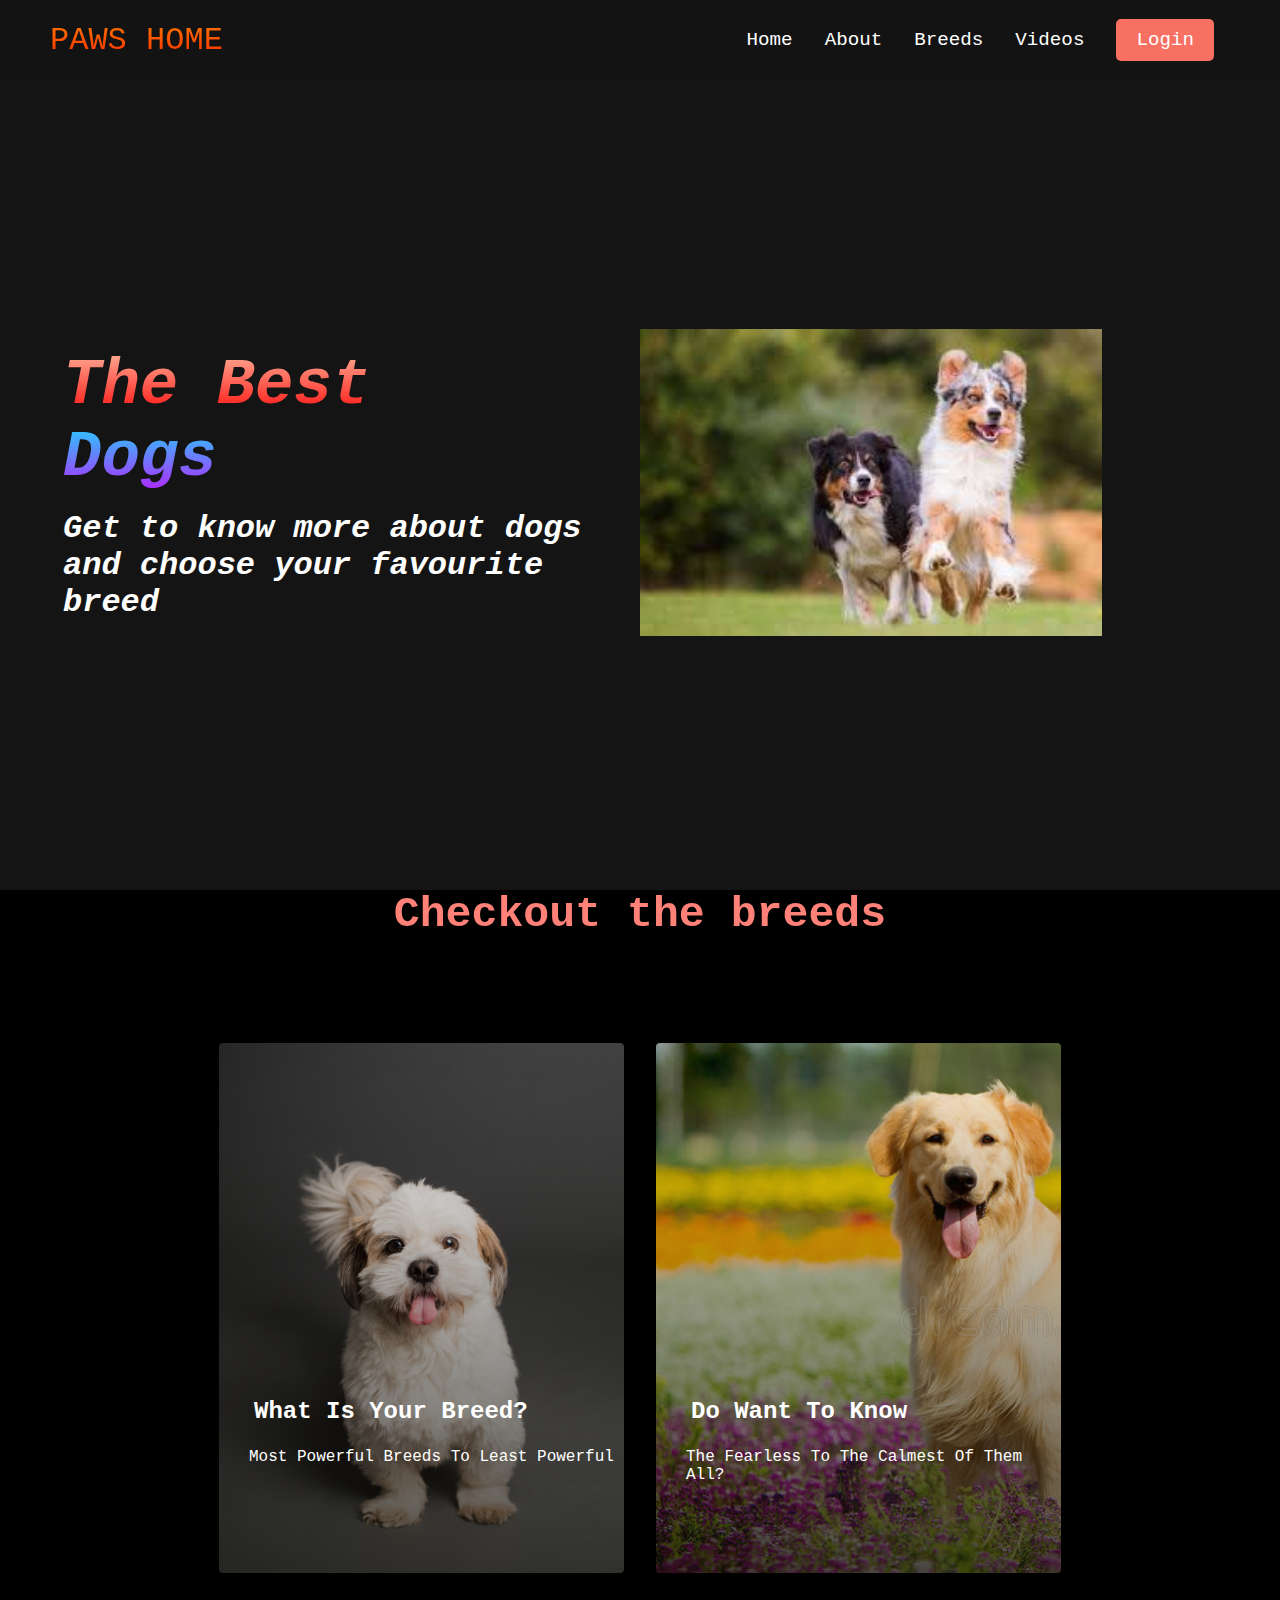
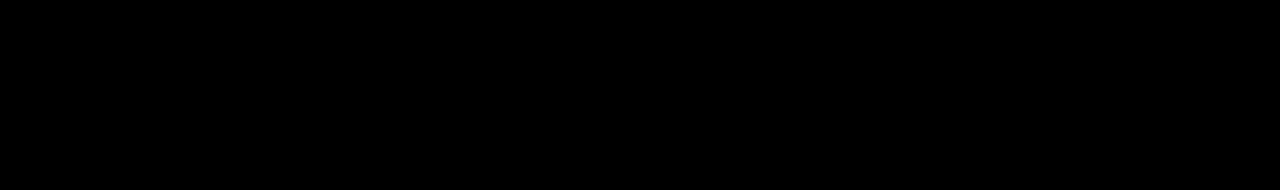
<file: index.html>
<!DOCTYPE html>
<html lang="en">
<head>
    <meta charset="UTF-8">
    <meta http-equiv="X-UA-Compatible" content="IE=edge">
    <meta name="viewport" content="width=device-width, initial-scale=1.0">
    <title>Paws Home</title>
    <link rel="stylesheet" href="styles.css">
    <link rel="preconnect" href="https://fonts.googleapis.com">
<link rel="preconnect" href="https://fonts.gstatic.com" crossorigin>
<link href="https://fonts.googleapis.com/css2?
family=Kumbh+Sans:wght@400;600&display=swap" rel="stylesheet">
</head>
<body>
    
   <nav class="navbar">
    <div class="navbar__container">
        <a href="/" id="navbar__logo">PAWS HOME</a>
        <div class="navbar__toggle" id="mobile-mobile">
            <span class="bar"></span>
            <span class="bar"></span>
            <span class="bar"></span>
            <span class="bar"></span>
        </div>
        <ul class="navbar__menu">
            <li class="navbar__item">
                <a href="index.html" class="navbar__links">Home</a>
            </li>

            <li class="navbar__item">
                <a href="paws.html" class="navbar__links">About</a>
            </li>

            <li class="navbar__item">
                <a href="breedtypes.html" class="navbar__links">Breeds</a>
            </li>   

            <li class="navbar__item">
                <a href="videos.html" class="navbar__links">Videos</a>
            </li>   

            <li class="navbar__btn">
                <a href="Login.html" class="button">Login</a>
            </li>   
        </ul>
    </div>
   </nav>
   <div class="main">
    <div class="main__container">
        <div class="main__content">
            <h1><i>The Best</i></h1>
            <h2><i>Dogs</i></h2>
            <p><i>Get to know more about dogs and choose your favourite breed</i></p>
            </a>
        </div>
        <div class="main__image--container">
            <img src="images-6.jpeg" width="480px" height="302px" alt="pic" id="main__img">
        </div>
    </div>
   </div>
   <div class="services">
    <h1>Checkout the breeds </h1>
    <div class="services__container">
        <div class="services__card">
            <h2>What Is Your Breed?</h2>
            <p>Most Powerful Breeds To Least Powerful</p>
           
        </div>
        <div class="services__card">
            <h2>Do Want To Know</h2>
            <p>The Fearless To The Calmest Of Them All?</p>
            
        </div>
    </div>

   </div>

   <script src="site.js"></script>
</body>
</html>
</file>
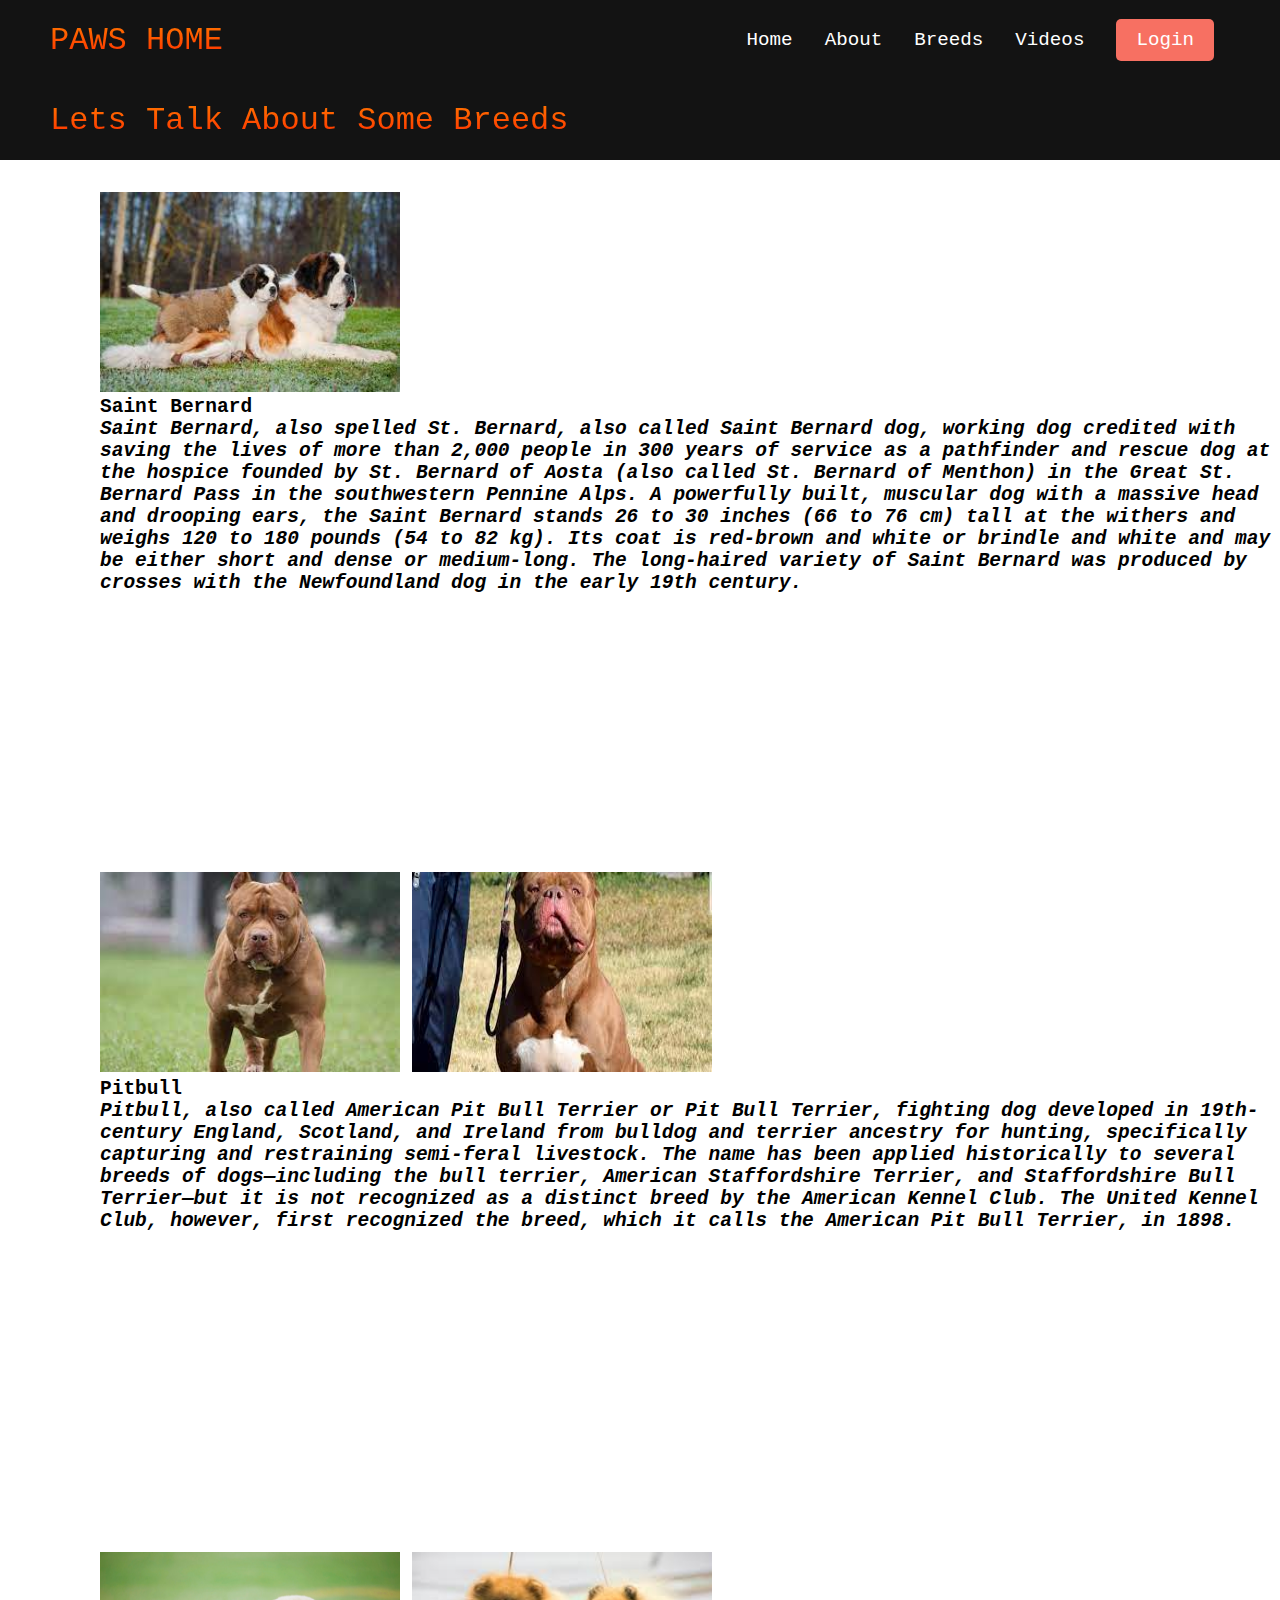
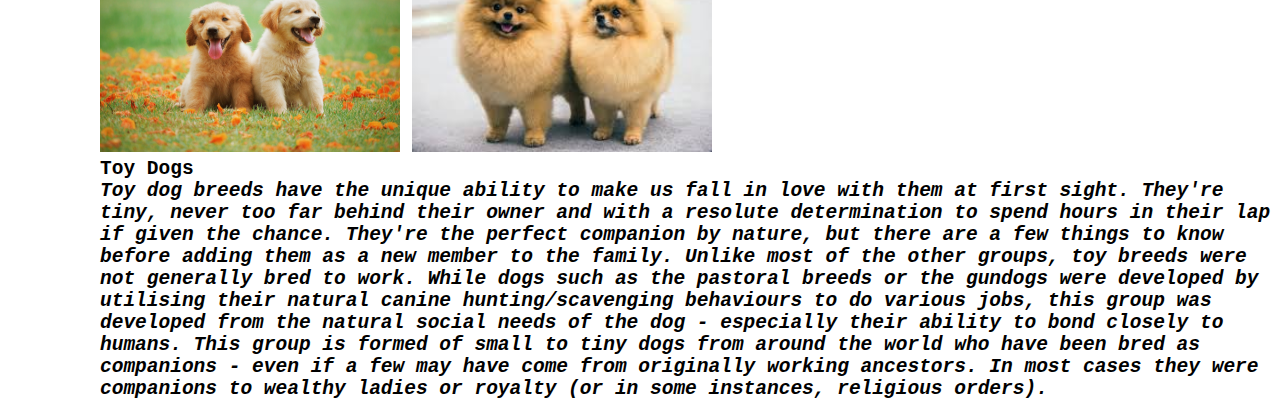
<file: breedtypes.html>
<!DOCTYPE html>
<html lang="en">
<head>
    <meta charset="UTF-8">
    <title>Breed Types</title>
    <link rel="stylesheet" href="styles.css">
    <link rel="preconnect" href="https://fonts.googleapis.com">
<link rel="preconnect" href="https://fonts.gstatic.com" crossorigin>
<link href="https://fonts.googleapis.com/css2?
family=Kumbh+Sans:wght@400;600&display=swap" rel="stylesheet">
</head>
<body>

    <nav class="navbar">
        <div class="navbar__container">
            <a href="/" id="navbar__logo">PAWS HOME</a>
            <div class="navbar__toggle" id="mobile-mobile">
                <span class="bar"></span>
                <span class="bar"></span>
                <span class="bar"></span>
                <span class="bar"></span>
                <span class="bar"></span>
            </div>
            <ul class="navbar__menu">
                <li class="navbar__item">
                    <a href="index.html" class="navbar__links">Home</a>
                </li>
    
                <li class="navbar__item">
                    <a href="paws.html" class="navbar__links">About</a>
                </li>
    
                <li class="navbar__item">
                    <a href="breedtypes.html" class="navbar__links">Breeds</a>
                </li>
                
                <li class="navbar__item">
                    <a href="videos.html" class="navbar__links">Videos</a>
                </li>  

                <li class="navbar__btn">
                    <a href="Login.html" class="button">Login</a>
                </li>   
            </ul>
        </div>
       </nav>

    <nav class="navbar">
        <div class="navbar__container">
            <a href="/" id="navbar__logo">Lets Talk About Some Breeds</a>
        </div>
       </nav>

  <div class="bernard">   
    <img src="images-10.jpeg" width="300px" height="200px">
    <h2>
        <p>
            <b>Saint Bernard</b>
        </p>
        <p><i>Saint Bernard, also spelled St. Bernard,
             also called Saint Bernard dog, 
            working dog credited with saving the lives of
             more than 2,000 people in 300 years 
            of service as a pathfinder and rescue 
            dog at the hospice founded by 
            St. Bernard of Aosta (also called St. Bernard of Menthon) 
            in the Great St. Bernard Pass in the southwestern Pennine Alps.
            A powerfully built, muscular dog with a massive head and drooping ears, 
            the Saint Bernard stands 26 to 30 inches
            (66 to 76 cm) tall at the withers and weighs 
            120 to 180 pounds (54 to 82 kg).
             Its coat is red-brown and white or brindle and white and may be 
             either short and dense or medium-long.
             The long-haired variety of Saint Bernard was produced by crosses
              with the Newfoundland dog in the early 19th century.
        </p></i> 
       
    </h2> 
  </div>  
</div>  
    <div class="wick">
        <h2>
            <img src="images-12.jpeg" width="300px" height="200px">
            <img src="images-13.jpeg" width="300px" height="200px">
            <p><b>Pitbull</b></p>
            <p><i>
                Pitbull, also called American Pit Bull Terrier or Pit Bull Terrier,
                 fighting dog developed in 19th-century England, Scotland, and Ireland from bulldog and 
                 terrier ancestry for hunting, specifically capturing and restraining semi-feral livestock. 
                 The name has been applied historically to several breeds of dogs—including the bull terrier, 
                 American Staffordshire Terrier, and Staffordshire Bull Terrier—but it is not recognized as a distinct 
                 breed by the American Kennel Club. The United Kennel Club, however, first recognized the breed, 
                 which it calls the American Pit Bull Terrier, in 1898. 
                </i>
            </p>

        </h2>
    </div> 

    <div class="cage">
        <h2>
            <img src="ns8230-image.jpg" width="300px" height="200px">
            <img src="images-3.jpeg" width="300px" height="200px">
            <p><b>Toy Dogs</b></p>
            <p>
                <i>
                    Toy dog breeds have the unique ability to make us fall in love with them at first sight. 
                    They're tiny, never too far behind their owner and with a resolute determination 
                    to spend hours in their lap if given the chance. They're the perfect companion by nature,
                     but there are a few things to know before adding them as a new member to the family.
                     Unlike most of the other groups, toy breeds were not generally bred to work. While dogs such as the pastoral breeds or the gundogs were developed by utilising their natural canine hunting/scavenging behaviours to do various jobs, this group was developed from the natural social needs of the dog - especially their ability to bond closely to humans.
                    This group is formed of small to tiny dogs from around the world who have been bred as companions - 
                    even if a few may have come from originally working ancestors. In most cases they were companions to 
                    wealthy ladies or royalty (or in some instances, religious orders).
                </i>
            </p>
        </h2>
    </div>
   
</body>
</html>
</file>
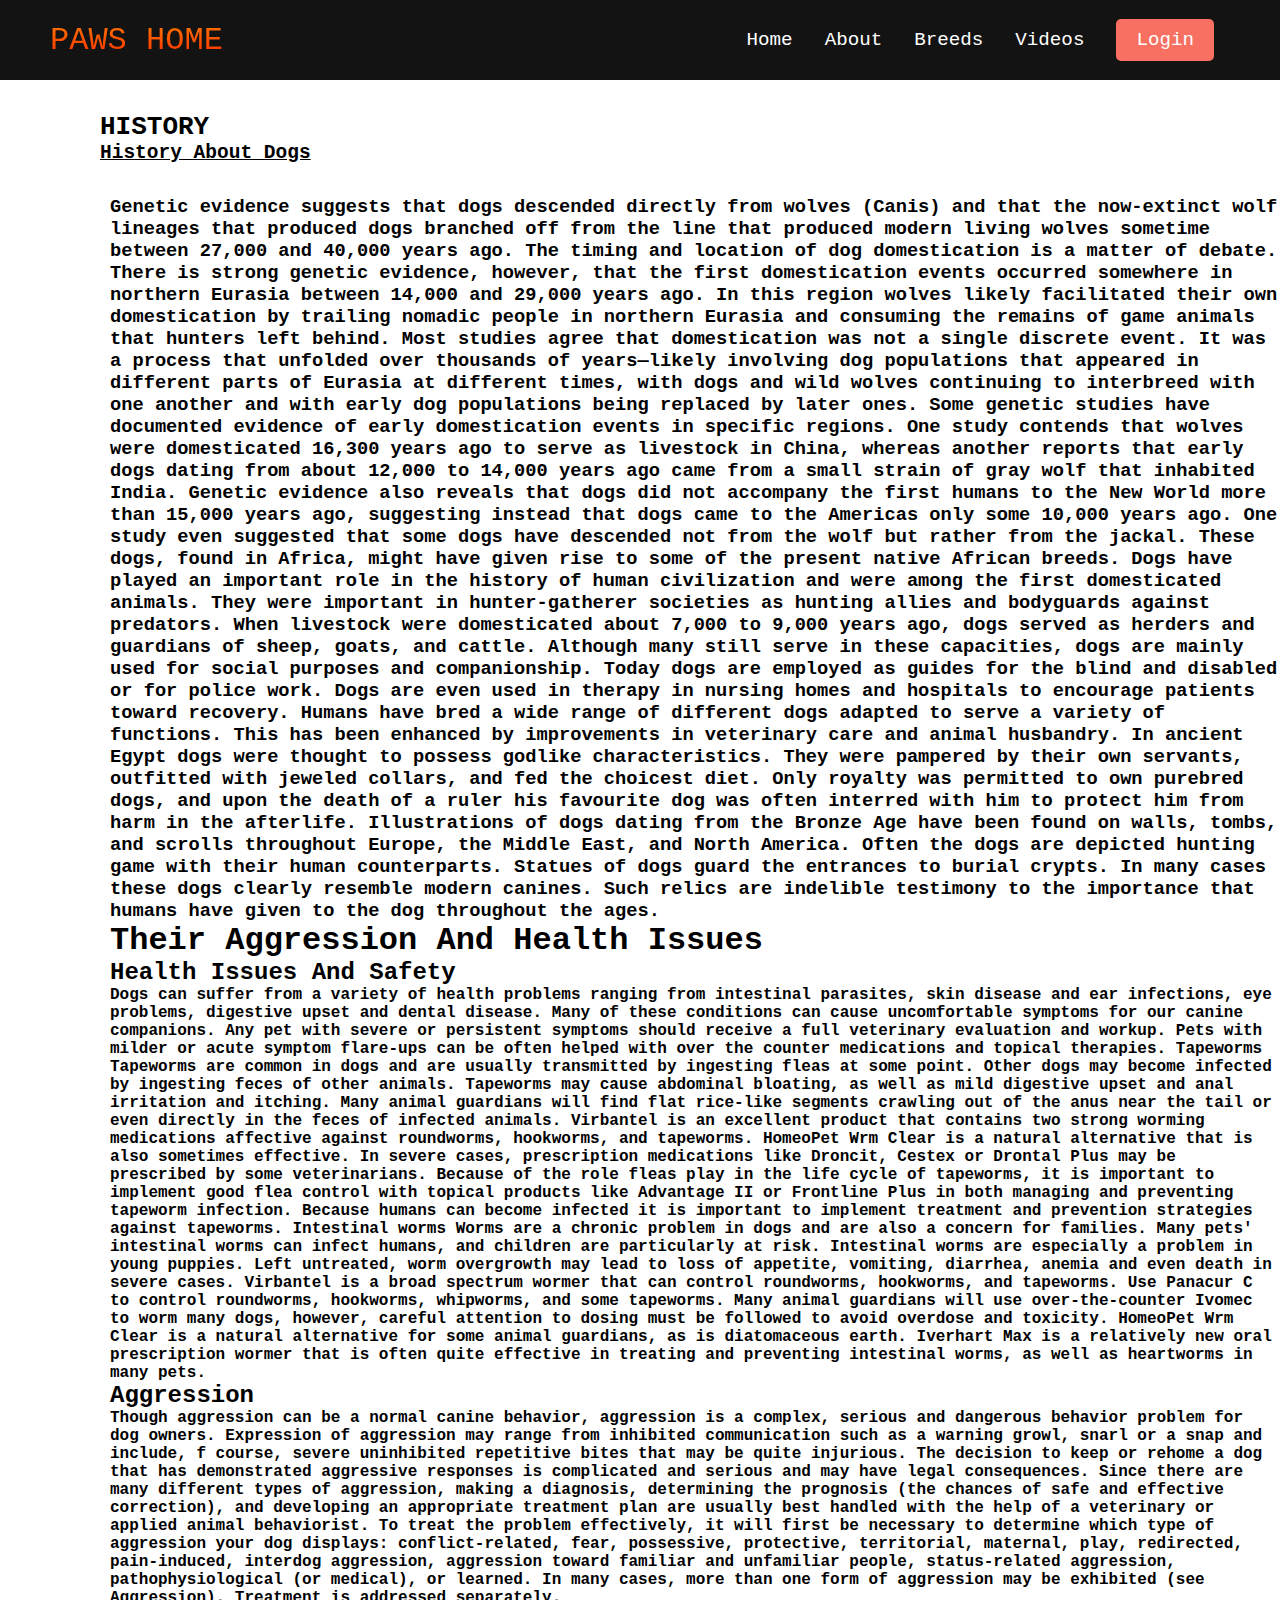
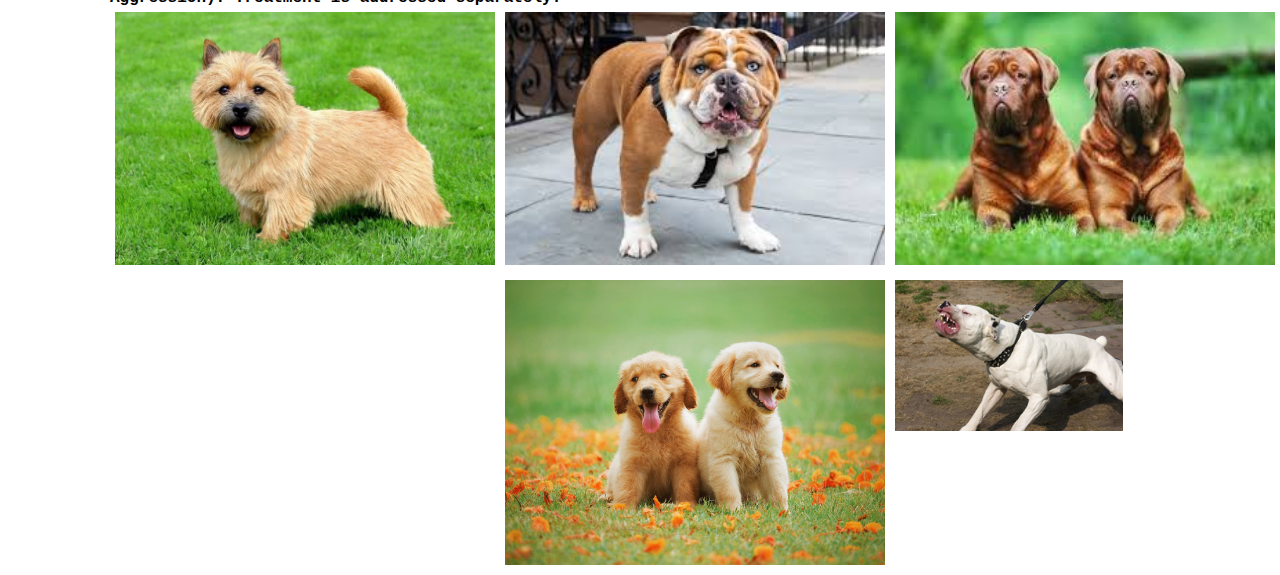
<file: paws.html>
<!DOCTYPE html>
<html lang="en">
<head>
    <meta charset="UTF-8">
    <meta http-equiv="X-UA-Compatible" content="IE=edge">
    <meta name="viewport" content="width=device-width, initial-scale=1.0">
    <title>PAWS HOME</title>
    <link rel="stylesheet" href="styles.css">
    
</head>
<body>
    <nav class="navbar">
        <div class="navbar__container">
            <a href="/" id="navbar__logo">PAWS HOME</a>
            <div class="navbar__toggle" id="mobile-mobile">
                <span class="bar"></span>
                <span class="bar"></span>
                <span class="bar"></span>
                <span class="bar"></span>
                <span class="bar"></span>
            </div>
            <ul class="navbar__menu">
                <li class="navbar__item">
                    <a href="index.html" class="navbar__links">Home</a>
                </li>
    
                <li class="navbar__item">
                    <a href="paws.html" class="navbar__links">About</a>
                </li>
    
                <li class="navbar__item">
                    <a href="breedtypes.html" class="navbar__links">Breeds</a>
                </li>   
                <li class="navbar__item">
                    <a href="videos.html" class="navbar__links">Videos</a>
                </li> 
                <li class="navbar__btn">
                    <a href="Login.html" class="button">Login</a>
                </li>  
    
            </ul>
        </div>
       </nav>

    <div class="talk">
        <h1>HISTORY</h1>
    <h2> <u>History About Dogs</u></h2>
    <div class="less">

    <h3>
        Genetic evidence suggests that dogs descended directly from wolves (Canis) and that the now-extinct wolf 
        lineages that produced dogs branched off from the line that produced modern 
        living wolves sometime between 27,000 and 40,000 years ago.
         The timing and location of dog domestication is a matter of debate. 
         There is strong genetic evidence, however, that the first domestication events 
         occurred somewhere in northern Eurasia between 14,000 and 29,000 years ago. 
         In this region wolves likely facilitated their own domestication by trailing nomadic 
         people in northern Eurasia and consuming the remains of game animals that hunters left behind.
         Most studies agree that domestication was not a single discrete event.
        It was a process that unfolded over thousands of years—likely involving dog populations 
        that appeared in different parts of Eurasia at different times, with dogs and wild wolves continuing 
        to interbreed with one another and with early dog populations being replaced by later ones.
        Some genetic studies have documented evidence of early domestication events in specific regions. 
        One study contends that wolves were domesticated 16,300 years ago to serve as livestock in China, 
        whereas another reports that early dogs dating from about 12,000 to 14,000 years ago came from a 
        small strain of gray wolf that inhabited India. Genetic evidence also reveals that dogs did not accompany 
        the first humans to the New World more than 15,000 years ago, suggesting instead that dogs came to 
        the Americas only some 10,000 years ago. One study even suggested that some dogs have descended not 
        from the wolf but rather from the jackal. These dogs, found in Africa, might have given 
        rise to some of the present native African breeds.
        Dogs have played an important role in the history of human civilization and were among the first domesticated animals. 
        They were important in hunter-gatherer societies as hunting allies and bodyguards against predators. 
        When livestock were domesticated about 7,000 to 9,000 years ago, dogs served as herders and 
        guardians of sheep, goats, and cattle. Although many still serve in these capacities, 
        dogs are mainly used for social purposes and companionship. Today dogs are employed as guides for
         the blind and disabled or for police work. Dogs are even used in therapy in nursing homes and 
         hospitals to encourage patients toward recovery. Humans have bred a wide range of different 
         dogs adapted to serve a variety of functions. This has been enhanced by improvements in 
         veterinary care and animal husbandry.
        In ancient Egypt dogs were thought to possess godlike characteristics. They were pampered by their own servants, 
        outfitted with jeweled collars, and fed the choicest diet. Only royalty was permitted to own 
        purebred dogs, and upon the death of a ruler his favourite dog was often 
        interred with him to protect him from harm in the afterlife.
        Illustrations of dogs dating from the Bronze Age have been found on walls, 
        tombs, and scrolls throughout Europe, the Middle East, and North America. 
        Often the dogs are depicted hunting game with their human counterparts. 
        Statues of dogs guard the entrances to burial crypts. 
        In many cases these dogs clearly resemble modern canines. 
        Such relics are indelible testimony to the importance that
        humans have given to the dog throughout the ages.

        <h1> Their Aggression And Health Issues</h1>
        <h2>Health Issues And Safety</h2>
        <p> <b>
            Dogs can suffer from a variety of health problems ranging from intestinal parasites, 
            skin disease and ear infections, eye problems, digestive upset and dental disease. 
            Many of these conditions can cause uncomfortable symptoms for our canine companions. 
            Any pet with severe or persistent symptoms should receive a full veterinary evaluation and workup. 
            Pets with milder or acute symptom flare-ups can be often helped with over the counter medications and topical therapies.
            Tapeworms
            Tapeworms are common in dogs and are usually transmitted by ingesting fleas at some point. 
            Other dogs may become infected by ingesting feces of other animals. Tapeworms may cause abdominal bloating,
            as well as mild digestive upset and anal irritation and itching. Many animal guardians will find flat rice-like 
            segments crawling out of the anus near the tail or even directly in the feces of infected animals. 
            Virbantel is an excellent product that contains two strong worming medications affective against roundworms, 
            hookworms, and tapeworms. HomeoPet Wrm Clear is a natural alternative that is also sometimes effective. 
            In severe cases, prescription medications like Droncit, Cestex or Drontal Plus may be prescribed by some 
            veterinarians. Because of the role fleas play in the life cycle of tapeworms, it is important to 
            implement good flea control with topical products like Advantage II or Frontline Plus in both 
            managing and preventing tapeworm infection. Because humans can become infected it is important to 
            implement treatment and prevention strategies against tapeworms.
            Intestinal worms
            Worms are a chronic problem in dogs and are also a concern for families. Many pets' intestinal 
            worms can infect humans, and children are particularly at risk. Intestinal worms are especially 
            a problem in young puppies. Left untreated, worm overgrowth may lead to loss of appetite, vomiting, 
            diarrhea, anemia and even death in severe cases. Virbantel is a broad spectrum wormer that can control 
            roundworms, hookworms, and tapeworms. Use Panacur C to control roundworms, hookworms, whipworms, and some tapeworms.  
            Many animal guardians will use over-the-counter Ivomec to worm many dogs, however, careful attention to dosing 
            must be followed to avoid overdose and toxicity. HomeoPet Wrm Clear is a natural alternative for some animal 
            guardians, as is diatomaceous earth. Iverhart Max is a relatively new oral prescription wormer that is often
            quite effective in treating and preventing intestinal worms, as well as heartworms in many pets.</b>

            <h2> Aggression</h2>
            <p>
                <b>
                    Though aggression can be a normal canine behavior, aggression is a complex, 
                    serious and dangerous behavior problem for dog owners. Expression of aggression may range
                    from inhibited communication such as a warning growl, snarl or a snap and include, 
                    f course, severe uninhibited repetitive bites that may be quite injurious. 
                    The decision to keep or rehome a dog that has demonstrated aggressive responses is 
                    complicated and serious and may have legal consequences. Since there are many different 
                    types of aggression, making a diagnosis, determining the prognosis (the chances of 
                    safe and effective correction), and developing an appropriate treatment plan are usually 
                    best handled with the help of a veterinary or applied animal behaviorist.

                    To treat the problem effectively, it will first be necessary to determine which type 
                    of aggression your dog displays: conflict-related, fear, possessive, protective, territorial,
                    maternal, play, redirected, pain-induced, interdog aggression, aggression toward familiar and 
                    unfamiliar people, status-related aggression, pathophysiological (or medical), or learned. 
                    In many cases, more than one form of aggression may be exhibited (see Aggression). 
                    Treatment is addressed separately.


                </b>
            </p>

        </p>

        <div class="row">
            <div class="column">
                <img src="GettyImages-187066830.jpg.webp" width="100%">
            </div>
            <div class="column">
                <img src="images-2.jpeg" width="100%">
            </div>
            <div class="column">
                <img src="images-7.jpeg" width="100%">
            </div>
            <div class="column">
                <img src="ns8230-image.jpg" width="100%">
            </div>
            <div class="column">
                <img src="543.jpg" width="60%">
            </div>
        </div>

    </h3>
      </div>
    </div>
       
</body>
</html>
</file>
<file: styles.css>
*{
    box-sizing: border-box;
    margin: 0;
    padding: 0;
    font-family:'kumbh Sans',sans-serif;
}

.navbar{
    background: #131313;
    height: 80px;
    display: flex;
    justify-content: center;
    align-items: center;
    font-size: 1.2rem;
    position: sticky;
    top: 0%;
    z-index: 999;
}

.navbar__container{
    display: flex;
    justify-content: space-between;
    height: 80px;
    z-index: 1;
    width: 100%;
    max-width: 1300px;
    margin: 0 auto;
    padding: 0 50px;
} 

#navbar__logo{
    background-color: black;
    background-image: linear-gradient(to top,  red 0%,orange 100% );
    background-size: 100%;
    -webkit-background-clip: text;
    -moz-background-clip: text;
    -webkit-text-fill-color: transparent;
    -moz-text-fill-color: transparent;
    display: flex;
    align-items: center;
    cursor: pointer;
    text-decoration: none;
    font-size: 2rem;
}


.navbar__menu{
    display: flex;
    align-items: center;
    list-style: none;
    text-align: center;
}
.nav__item{
    height: 80px;
}

.navbar__links{
    color: white;
    display: flex;
    align-items: center;
    justify-content: center;
    text-decoration: none;
    padding: 0 1rem;
    height: 100%;
}

.navbar__btn{
    display: flex;
    justify-content: center;
    align-items: center;
    padding: 0 1rem;
    width: 100%;
}

.button{
    display: flex;
    justify-content: center;
    align-items: center;
    text-decoration: none;
    padding: 10px 20px;
    height: 100%;
    width: 100%;
    border: none;
    outline: none;
    border-radius: 5px;
    background: #f77062;
    color: white;

}

.button:hover{
    background: blue;
    transition: all 0.2s ease;
}

.navbar__links:hover{
    color: orange;
    transition: all 0.3s ease;
}
@media screen and (max-width: 960px){
    .navbar__container{
    display: flex;
    justify-content: space-between;
    height: 80px;
    z-index: 1;
    width: 100%;
    max-width: 1300px;
    padding: 0;
}
.navbar__menu{
    display: grid;
    grid-template-columns: auto;
    margin: 0;
    width: 100%;
    position: absolute;
    top: -1000px;
    opacity: 0;
    transition: all 0.5s ease;
    height: 50vh;
    z-index: -1;
    background: black;
}

.navbar__menu.active{
    background: black;
    top: 100%;
    opacity: 1;
    transition: all 0.5s ease;
    z-index: 99;
    height: 50vh;
    font-size: 1.7rem;
}
#navbar__logo{
    padding-left: 26px;
}
.navbar__toggle.bar{
    width: 26px;
    height: 3px;
    margin: 5px auto;
    transition: all 0.4s ease-in-out;
    background: white;
}
.navbar__links{
    text-align: center;
    padding: 2rem;
    width: 100%;
    display:table;
}
.navbar__item{
    width: 100%;
}
#mbobile-menu{
    position: absolute;
    top: 20%;
    right: 5%;
    transform: translate(5%,20%);
}
.navbar__btn{
    padding-bottom: 2rem;
}
.button{
    display: flex;
    justify-content: center;
    align-items: center;
    width: 80%;
    height: 80px;
    margin: 0;
}  
.navbar__toggle.bar{
    display: block;
    cursor: pointer;
}
#mobile-menu.is-active .bar:nth-child(2){
    opacity: 0;

}
#mobile-menu.is-active .bar:nth-child(1){
    transform: translateY(9px) rotate(45deg);
    
}
#mobile-menu.is-active .bar:nth-child(3){
    transform: translateY(-9px) rotate(-45deg); 
    
}
}



.main{
    background-color: #141414;
}
.main__container{
    display: grid;
    grid-template-columns: 1fr 1fr;
    align-items: center;
    justify-self: center;
    margin: 0 auto;
    height: 90vh;
    background-color: #141414;
    z-index: 1;
    max-width: 1250px;
    padding: 0 48px;

}
.main__content h1{
    font-size: 4rem;
    background-color: #f77062;
    background-image: linear-gradient(to top, red 0%,#ffb199 100%);
    background-size: 100%;
    -webkit-background-clip: text;
    -moz-background-clip: text;
    -webkit-text-fill-color: transparent;
    -moz-text-fill-color:transparent;
}
.main__content h2{
    font-size: 4rem;
    background-color: #f77062;
    background-image: linear-gradient(to top, #b721ff 0%,#21d4fd 100%);
    background-size: 100%;
    -webkit-background-clip: text;
    -moz-background-clip: text;
    -webkit-text-fill-color: transparent;
    -moz-text-fill-color:transparent;
}
.main__content p{
    margin-top: 1rem;
    font-size: 2rem;
    font-weight: 650;
    color: white;

}

.main_btn a {
    position: relative;
    z-index: 2;
    color: white;
    text-decoration: none;

}

.main__img--container{
    text-align: center;

}

#main__img{
    height: 80%;
    width: 80%;
}

/*Mobile Responsive*/
@media screen and (max-width: 770px){
.main__container{
    display: grid;
    grid-template-columns: auto;
    align-items: center;
    justify-self: center;
    width: 100%;
    margin: 0 auto;
    height: 95vh;
}
.main__content{
    text-align: center;
    margin-bottom: 5rem;
}
.main__content h1{
    font-size: 2.8rem;
    margin-top: 2.5rem;
}
.main__content h2{
    font-size: 3.2rem;
    
}
.main__content p{
    margin-top: 1.5rem;
    font-size: 2rem;
}

}

@media screen and (max-width:488px) {
    
    .main__content h1{
        font-size: 2rem;
        margin-top: 3rem;
    }
    .main__content h2{
        font-size: 2rem;
        
    }
    .main__content p{
        margin-top: 2rem;
        font-size: 1.5rem;
    }
    .main__btn{
        padding: 14px 39px;
        margin: 3rem 0;
    }

}



.services{
    background: black;
    display: flex;
    flex-direction: column;
    align-items: center;
    height: 100vh;
}

.services h1{
    background-color: #ff8177;
    background-image: linear-gradient(to right,
    
    #ff8177 1%
    #ff867a 1%
    #ff8c7f 23%
    #f99185 55%
    #cf556c 78%
    #b12a5b 100%
);
background-size: 100%;
margin-bottom: 5.5rem;
font-size: 2.7rem;
-webkit-background-clip: text;
-moz-background-clip: text;
-webkit-text-fill-color: transparent;
-moz-text-fill-color:transparent;
}
.services__container{
    display: flex;
    justify-content: center;
    flex-wrap: wrap;
    
} 
.services__card{
    margin: 1rem;
    height: 530px;
    width: 405px;
    border-radius: 4.1px;
    background-image: linear-gradient(to bottom, 
    rgba(0,0,0,0)0%
    ,rgba(17,17,12,0.7)100%),
    url('image999.jpg');
    background-size: cover;
    position: relative;
    color: white;

}
.services__card:nth-child(2){
    background-image: linear-gradient(to bottom, 
    rgba(0,0,0,0)0%
    ,rgba(17,17,12,0.7)100%),
    url('golden-retriever-dog-21668976.jpg');
}
.services h2{
    position: absolute;
    top: 355px;
    left: 35px;
}

.services__card p{
    position: absolute;
    top: 405px;
    left: 30px;
}

.services__card button{
    color: white;
    padding: 12px 24px;
    border: none;
    border-radius: 6px;
    outline: none;
    position: absolute;
    top: 460px;
    left: 35px;
    font-size: 1.2rem;
    cursor: pointer;
    background: #f99185;
    
}

.services__card:hover{
    transform: scale(1.095);
    transition: 0.3s;
    cursor:pointer;
    color: blue ;
   transition: 0.3s;
}

@media screen and (max-width: 980) {
    .services{
        height: 1650px;
    }

    .services h1{
        font-size: 2.4rem;
        margin-top: 15rem;
    }
}

@media screen and (max-width:500px){
    .services{
        height: 1480px;
    }
.services__card{
    width: 330px;
}
}


/*breedtypes css*/

.bernard{
    font-size: small;
    margin-top: 2rem;
    position:relative;
    height: 200px;
    margin-left: 100px;
}


.wick{
    font-size: small;
    margin-top: 30rem;
    position: relative;
    height:200px ;
    margin-left: 100px;
}

.cage{
    font-size: small;
    margin-top: 30rem;
    position: relative;
    height:200px ;
    margin-left: 100px;
}

/*Login Form*/
*{
    margin: 0;
    padding: 0;
    font-family: 'Courier New', Courier, monospace;
    box-sizing: border-box;
}
.login-body{
    background-image: url(ns8230-image.jpg) ;
    background-size: cover;
    background-repeat: no-repeat;
}
.log{
    width: 100%;
    height: 100vh;
    background-position: center;
    background-size: cover;
    position: relative;

}
.form-box{
    width: 60%;
    max-width: 450%;
    position: absolute;
    top: 50%;
    left: 50%;
    transform: translate(-50%,-50%);
    background: rgba(0, 0, 0, 0.305);
    padding: 50px 100px 100px;
    text-align: center;
}
.form-box h1{
    font-size: 30px;
    margin-bottom: 60px;
    color: #b12a5b;
    position: relative;
}
.form-box h1::after{
    content: '';
    width: 30px;
    height: 4px;
    border-radius: 3px;
    background: #b12a5b;
    position: absolute ;
    bottom: -12px;
    transform: translateX(-50%);
}

.input-field{
    background:#eaeaea ;
    margin: 15px 0;
    border-radius: 3px;
    display: flex;
    align-items: center;
    max-height: 67px;
    transition: max-height 0.4s;
    overflow: hidden;
}

input{
    width: 100%;
    background: transparent;
    border: 0;
    outline: 0;
    padding: 18px 15px;

}
.input-field i{
    margin-left: 20px;
    color: #999;
}
form p{
    text-align: left;
    font-size: 15px;
}
form p a{
    text-decoration: none;
    color: #3c00a0 ;
}
.btn-field{
    width: 60%;
    align-items: center;
    margin-left: 20%;
    display: flex;
    justify-content: space-between;
}
.btn-field button{
    flex-basis: 50%;
    background: green;
    color: #fff;
    height: 40px;
    border-radius: 20px;
    border: 0;
    outline: 0;
    cursor: pointer;
    transition: background 1s;
}
.input-group{
    height: 250px;
}
.btn-field button.disable{
    background: #eaeaea;
    color: black;
}

/*css for the about page*/

.talk{
    font-size: small;
    margin-top: 2rem;
    position:relative;
    height: 200px;
    margin-left: 100px;
    background-image: linear-gradient(to left,rgba(0,0,0,0.5)50% rgba
    (0,0,0,0.5)50%),url(ns8230-image.jpg);
    background-size: cover;
    background-repeat: none;
}

.less{
    font-family: Arial, Helvetica, sans-serif;
    font-size: medium;
    margin-top: 2rem;
    height: 200px;
    margin-left: 10px;
    
}
.column{
    float: left;
    width: 33.33%;
    padding: 5px;
    position: relative;
    
}
.row{
    content: "";
    display: table;
    clear: both;
}

.video{
    font-size: medium;
    margin-top: 90px;
    position: relative;
    height: 20px;
    margin-right:300px ;
    font-family: Arial, Helvetica, sans-serif;
    
    
}
.load{
    float: left;
    width: 100%;
    padding: 5px;
    position: center;
    margin-top: 100px;
    

}
</file>
